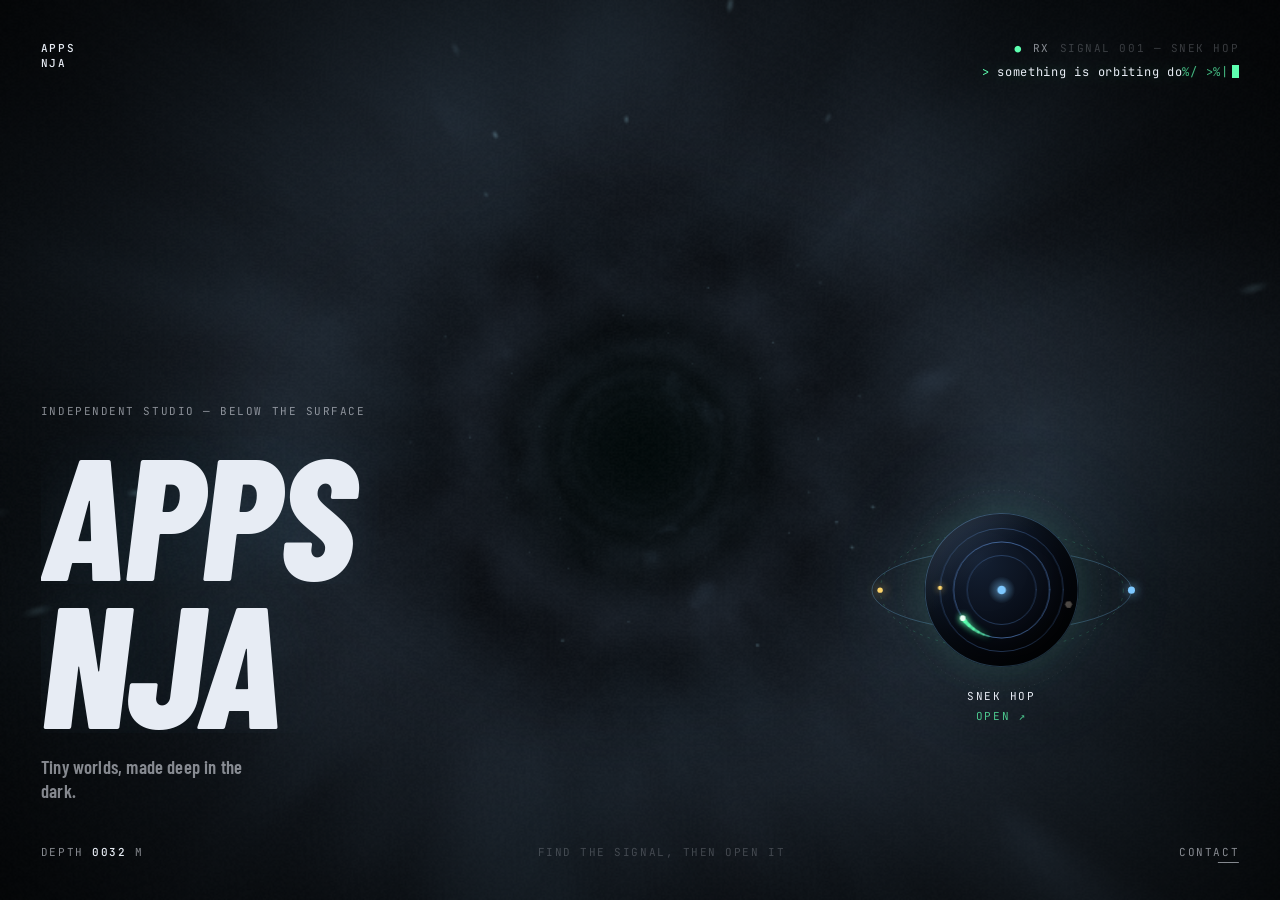
<file: index.html>
<!doctype html>
<html lang="en">
<head>
  <meta charset="utf-8">
  <meta name="viewport" content="width=device-width, initial-scale=1, viewport-fit=cover">
  <script src="assets/js/config.js"></script>
  <script>
    (function () {
      var h = location.hash.slice(1);
      var app = h && APPS.filter(function (a) { return a.slug === h || (a.aliases || []).indexOf(h) > -1; })[0];
      if (app) { location.replace(app.slug + '/'); return; }
      try { if (sessionStorage.getItem('appsnja:return')) document.documentElement.classList.add('is-return'); } catch (e) {}
    })();
  </script>
  <title>AppsNja — Independent Studio</title>
  <meta name="description" content="AppsNja is an independent studio crafting tiny worlds deep in the dark — small, polished games and apps. Home of Snek Hop, soon on Android and iOS.">
  <meta name="theme-color" content="#04050a">
  <link rel="canonical" href="https://supportappsnja.github.io/">
  <meta property="og:title" content="AppsNja — Independent Studio">
  <meta property="og:description" content="AppsNja is an independent studio crafting tiny worlds deep in the dark — small, polished games and apps. Home of Snek Hop, soon on Android and iOS.">
  <meta property="og:type" content="website">
  <meta property="og:url" content="https://supportappsnja.github.io/">
  <meta property="og:image" content="https://supportappsnja.github.io/assets/og/home.png">
  <meta property="og:image:width" content="1200">
  <meta property="og:image:height" content="630">
  <meta property="og:image:alt" content="AppsNja over the abyss. Tiny worlds, made deep in the dark.">
  <meta name="twitter:card" content="summary_large_image">
  <meta name="twitter:title" content="AppsNja — Independent Studio">
  <meta name="twitter:description" content="AppsNja is an independent studio crafting tiny worlds deep in the dark — small, polished games and apps. Home of Snek Hop, soon on Android and iOS.">
  <meta name="twitter:image" content="https://supportappsnja.github.io/assets/og/home.png">
  <meta name="twitter:image:alt" content="AppsNja over the abyss. Tiny worlds, made deep in the dark.">
  <link rel="icon" href="assets/favicon.svg" type="image/svg+xml">
  <link rel="apple-touch-icon" href="assets/icons/apple-touch-icon.png">
  <link rel="manifest" href="site.webmanifest">
  <script type="application/ld+json">
  {
    "@context": "https://schema.org",
    "@type": "Organization",
    "name": "AppsNja",
    "url": "https://supportappsnja.github.io/",
    "logo": "https://supportappsnja.github.io/assets/icons/icon-512.png",
    "description": "AppsNja is an independent studio crafting tiny worlds deep in the dark — small, polished games and apps. Home of Snek Hop, soon on Android and iOS."
  }
  </script>
  <link rel="preload" href="assets/fonts/BarlowCondensed-800i.woff2" as="font" type="font/woff2" crossorigin>
  <link rel="preload" href="assets/fonts/JetBrainsMono.woff2" as="font" type="font/woff2" crossorigin>
  <link rel="stylesheet" href="assets/css/style.css">
</head>
<body class="is-intro page-landing">
  <canvas id="abyss" class="abyss" aria-hidden="true"></canvas>
  <div class="veil" aria-hidden="true"></div>

  <div class="cursor" aria-hidden="true">
    <span class="cursor__dot"></span>
    <span class="cursor__ring"><span class="cursor__label">Open</span></span>
  </div>

  <main id="landing" class="view view--landing">
    <header class="hud hud--top">
      <a class="brand mono" href="./" aria-label="AppsNja home"><span>Apps</span><span>Nja</span></a>
      <div class="tx mono" id="tx">
        <p class="tx__head" aria-hidden="true"><span class="blink">&#9679;</span><span class="tx__label">RX</span><span class="tx__meta" id="tx-meta"></span></p>
        <p class="tx__line" id="tx-line" aria-hidden="true"></p>
        <p class="sr-only" id="tx-static"></p>
      </div>
    </header>

    <section class="hero" aria-label="AppsNja">
      <p class="eyebrow mono reveal" style="--d:.2s">Independent studio &mdash; below the surface</p>
      <h1 class="title" aria-label="AppsNja">
        <span class="line"><span class="reveal" style="--d:.35s">Apps</span></span>
        <span class="line"><span class="reveal" style="--d:.5s">Nja</span></span>
      </h1>
      <p class="lede reveal" style="--d:.7s"><span id="tagline-lead">Tiny worlds,</span> made deep in the dark.</p>
      <noscript>
        <p class="lede">AppsNja. Tiny worlds, made deep in the dark.</p>
        <p class="lede"><a href="snek-hop/">Snek Hop</a> &mdash; guide a neon snake around circular orbits. Jump between rings, eat orbs, dodge asteroids.</p>
      </noscript>
    </section>

    <footer class="hud hud--bottom">
      <p class="mono depth">Depth <b id="depth">0000</b> m</p>
      <p class="mono hint">Find the signal, then open it</p>
      <a class="mono link" href="mailto:support.appsnja@gmail.com">Contact</a>
    </footer>

    <nav id="satellites" class="satellites" aria-label="Apps"></nav>
  </main>

  <template id="satellite-template">
    <a class="satellite" href="">
      <span class="satellite__float">
        <svg class="satellite__orbits" viewBox="0 0 200 200" aria-hidden="true">
          <g class="orbit orbit--a"><ellipse cx="100" cy="100" rx="96" ry="30"/><circle class="moon" cx="196" cy="100" r="2.6"/></g>
          <g class="orbit orbit--b"><ellipse cx="100" cy="100" rx="90" ry="44"/><circle class="moon moon--warm" cx="10" cy="100" r="2"/></g>
          <circle class="tick-ring" cx="100" cy="100" r="74"/>
        </svg>
        <span class="satellite__body"><canvas class="satellite__screen" width="160" height="160" aria-hidden="true"></canvas></span>
        <span class="satellite__label mono"><span class="satellite__name"></span><span class="satellite__cta">Open &#8599;</span></span>
      </span>
    </a>
  </template>

  <div id="portal" class="portal" aria-hidden="true"></div>

  <script src="assets/js/orbit-render.js"></script>
  <script src="assets/js/abyss.js"></script>
  <script src="assets/js/cursor.js"></script>
  <script src="assets/js/landing.js"></script>
</body>
</html>
</file>
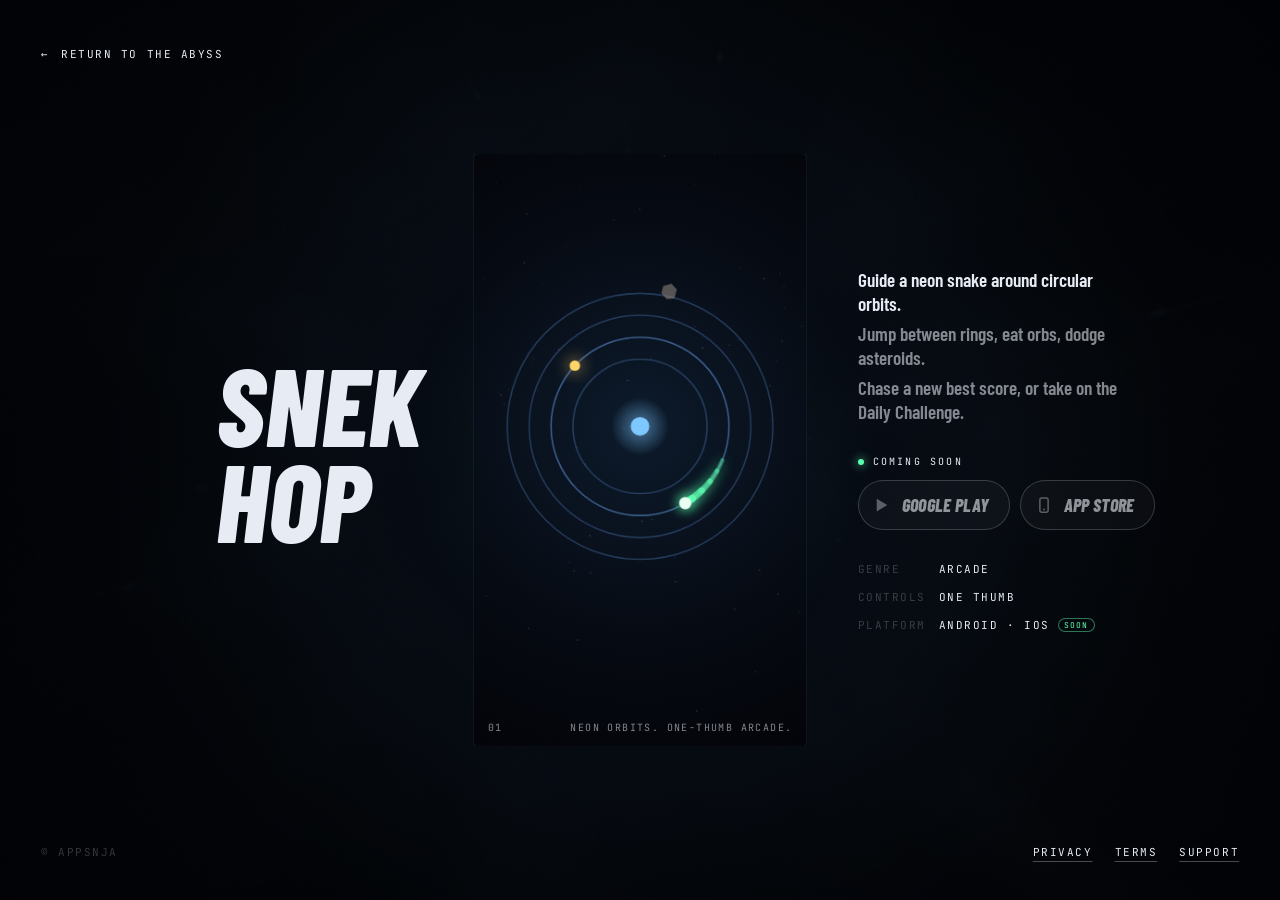
<file: orbit-snake/index.html>
<!doctype html>
<html lang="en">
<head>
  <meta charset="utf-8">
  <title>Snek Hop</title>
  <meta name="robots" content="noindex">
  <link rel="canonical" href="https://supportappsnja.github.io/snek-hop/">
  <meta http-equiv="refresh" content="0; url=../snek-hop/">
  <script>location.replace('../snek-hop/' + location.hash);</script>
</head>
<body>
  <p>Orbit Snake is now Snek Hop. This page has moved to <a href="../snek-hop/">supportappsnja.github.io/snek-hop/</a>.</p>
</body>
</html>
</file>
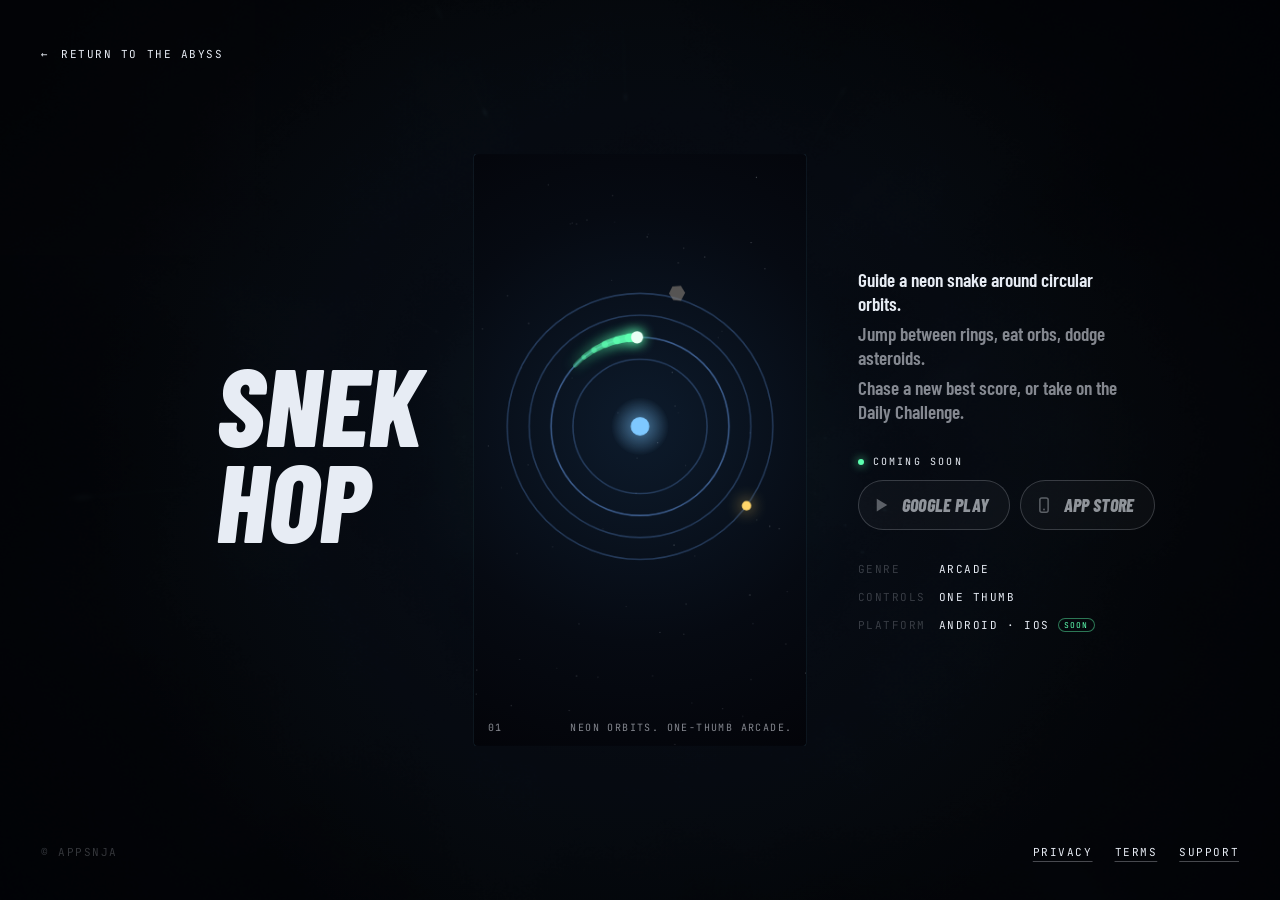
<file: snek-hop/index.html>
<!doctype html>
<html lang="en">
<head>
  <meta charset="utf-8">
  <meta name="viewport" content="width=device-width, initial-scale=1, viewport-fit=cover">
  <title>Snek Hop — AppsNja</title>
  <meta name="description" content="Snek Hop — guide a neon snake around circular orbits, jump rings, eat orbs, dodge asteroids. A one-thumb arcade game coming soon to Android and iOS.">
  <meta name="theme-color" content="#04050a">
  <link rel="canonical" href="https://supportappsnja.github.io/snek-hop/">
  <meta property="og:title" content="Snek Hop — AppsNja">
  <meta property="og:description" content="Snek Hop — guide a neon snake around circular orbits, jump rings, eat orbs, dodge asteroids. A one-thumb arcade game coming soon to Android and iOS.">
  <meta property="og:type" content="website">
  <meta property="og:url" content="https://supportappsnja.github.io/snek-hop/">
  <meta property="og:image" content="https://supportappsnja.github.io/assets/og/snek-hop.png">
  <meta property="og:image:width" content="1200">
  <meta property="og:image:height" content="630">
  <meta property="og:image:alt" content="Snek Hop. A neon snake on circular orbits, deep in the dark.">
  <meta name="twitter:card" content="summary_large_image">
  <meta name="twitter:title" content="Snek Hop — AppsNja">
  <meta name="twitter:description" content="Snek Hop — guide a neon snake around circular orbits, jump rings, eat orbs, dodge asteroids. A one-thumb arcade game coming soon to Android and iOS.">
  <meta name="twitter:image" content="https://supportappsnja.github.io/assets/og/snek-hop.png">
  <meta name="twitter:image:alt" content="Snek Hop. A neon snake on circular orbits, deep in the dark.">
  <link rel="icon" href="../assets/favicon.svg" type="image/svg+xml">
  <link rel="apple-touch-icon" href="../assets/icons/apple-touch-icon.png">
  <link rel="manifest" href="../site.webmanifest">
  <script type="application/ld+json">
  {
    "@context": "https://schema.org",
    "@type": ["MobileApplication", "VideoGame"],
    "name": "Snek Hop",
    "alternateName": "Snek Hop: Ring Snake",
    "description": "Snek Hop — guide a neon snake around circular orbits, jump rings, eat orbs, dodge asteroids. A one-thumb arcade game coming soon to Android and iOS.",
    "operatingSystem": "Android, iOS",
    "applicationCategory": "GameApplication",
    "url": "https://supportappsnja.github.io/snek-hop/",
    "image": "https://supportappsnja.github.io/assets/og/snek-hop.png",
    "author": {
      "@type": "Organization",
      "name": "AppsNja",
      "url": "https://supportappsnja.github.io/"
    }
  }
  </script>
  <link rel="preload" href="../assets/fonts/BarlowCondensed-800i.woff2" as="font" type="font/woff2" crossorigin>
  <link rel="preload" href="../assets/fonts/JetBrainsMono.woff2" as="font" type="font/woff2" crossorigin>
  <link rel="stylesheet" href="../assets/css/style.css">
</head>
<body class="page-app" data-app="snek-hop">
  <canvas id="abyss" class="abyss" aria-hidden="true"></canvas>
  <div class="veil" aria-hidden="true"></div>
  <div id="portal" class="portal is-active is-cover" aria-hidden="true"></div>

  <div class="cursor" aria-hidden="true">
    <span class="cursor__dot"></span>
    <span class="cursor__ring"><span class="cursor__label">Open</span></span>
  </div>

  <main id="app" class="view view--inner" aria-labelledby="app-title">
    <a id="back" class="back mono" href="../"><span class="back__arrow">&larr;</span> Return to the abyss</a>

    <div class="inner">
      <h1 id="app-title" class="inner__title">
        <span class="line"><span class="rise">Snek</span></span>
        <span class="line"><span class="rise">Hop</span></span>
      </h1>

      <figure class="card rise-card">
        <canvas id="card-screen" class="card__screen" aria-hidden="true"></canvas>
        <figcaption class="card__cap mono"><span>01</span><span>Neon orbits. One-thumb arcade.</span></figcaption>
      </figure>

      <div class="inner__copy">
        <p class="rise-txt">Guide a neon snake around circular orbits.</p>
        <p class="rise-txt">Jump between rings, eat orbs, dodge asteroids.</p>
        <p class="rise-txt">Chase a new best score, or take on the Daily Challenge.</p>
        <div class="stores rise-txt">
          <p class="stores__soon mono" id="stores-soon"><span class="stores__dot" aria-hidden="true"></span>Coming soon</p>
          <div class="stores__row">
            <a class="play is-soon" data-store="playStoreUrl" data-lead="Get it on" aria-disabled="true">
              <svg class="play__icon" viewBox="0 0 24 24" aria-hidden="true"><path d="M5 3.5v17l14-8.5z"/></svg>
              <span class="play__text"><small></small><b>Google Play</b></span>
            </a>
            <a class="play is-soon" data-store="appStoreUrl" data-lead="Download on the" aria-disabled="true">
              <svg class="play__icon" viewBox="0 0 24 24" aria-hidden="true"><rect x="6.5" y="2.5" width="11" height="19" rx="2.6" fill="none" stroke="currentColor" stroke-width="2"/><circle cx="12" cy="18" r="1.2"/></svg>
              <span class="play__text"><small></small><b>App Store</b></span>
            </a>
          </div>
        </div>
      </div>

      <dl class="inner__meta mono rise-txt">
        <div><dt>Genre</dt><dd>Arcade</dd></div>
        <div><dt>Controls</dt><dd>One thumb</dd></div>
        <div><dt>Platform</dt><dd>Android &middot; iOS<span class="soon-tag" data-soon-for="appStoreUrl">Soon</span></dd></div>
      </dl>
    </div>

    <footer class="inner__foot mono">
      <span>&copy; AppsNja</span>
      <nav aria-label="Legal">
        <a href="privacy.html">Privacy</a>
        <a href="terms.html">Terms</a>
        <a href="mailto:support.appsnja@gmail.com">Support</a>
      </nav>
    </footer>
  </main>

  <script src="../assets/js/config.js"></script>
  <script src="../assets/js/orbit-render.js"></script>
  <script src="../assets/js/abyss.js"></script>
  <script src="../assets/js/cursor.js"></script>
  <script src="../assets/js/app-page.js"></script>
</body>
</html>
</file>
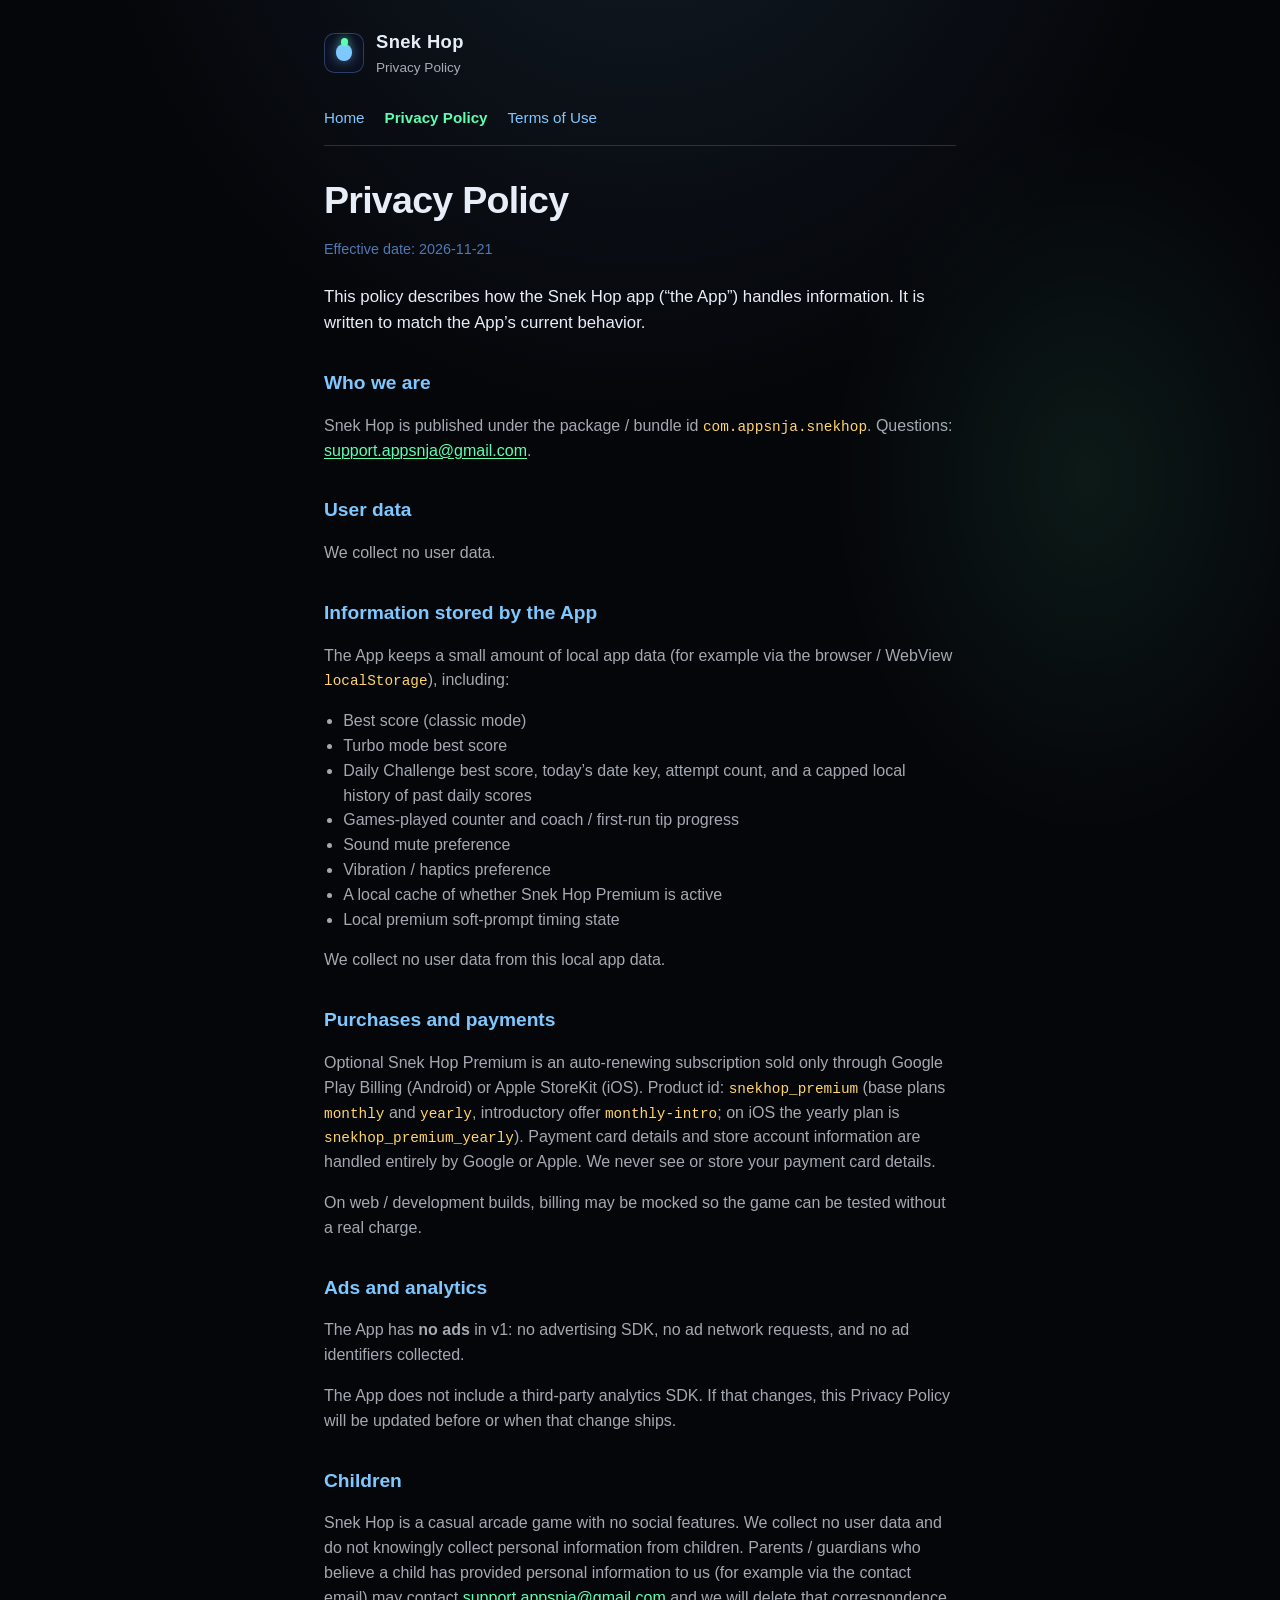
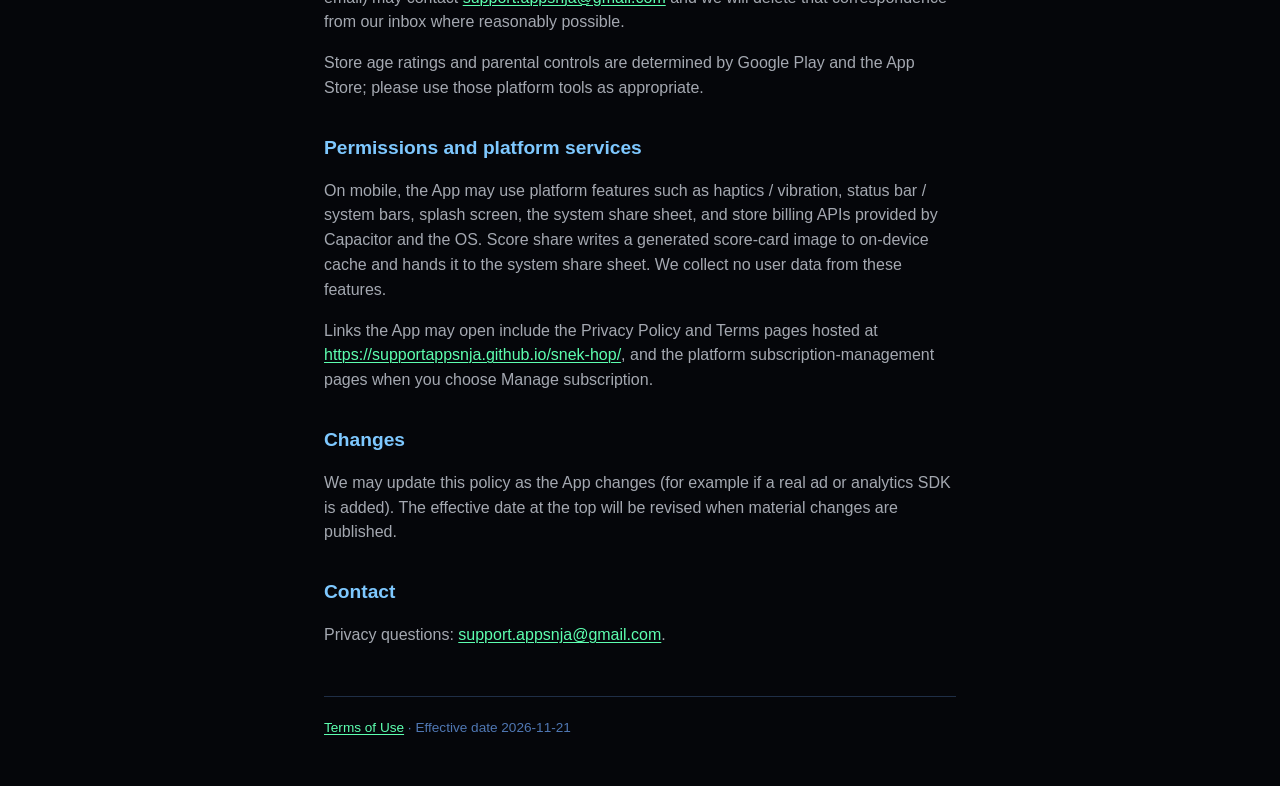
<file: orbit-snake/privacy.html>
<!doctype html>
<html lang="en">
<head>
  <meta charset="utf-8">
  <title>Privacy Policy — Snek Hop</title>
  <meta name="robots" content="noindex">
  <link rel="canonical" href="https://supportappsnja.github.io/snek-hop/privacy.html">
  <meta http-equiv="refresh" content="0; url=../snek-hop/privacy.html">
  <script>location.replace('../snek-hop/privacy.html' + location.hash);</script>
</head>
<body>
  <p>Orbit Snake is now Snek Hop. This page has moved to <a href="../snek-hop/privacy.html">supportappsnja.github.io/snek-hop/privacy.html</a>.</p>
</body>
</html>
</file>
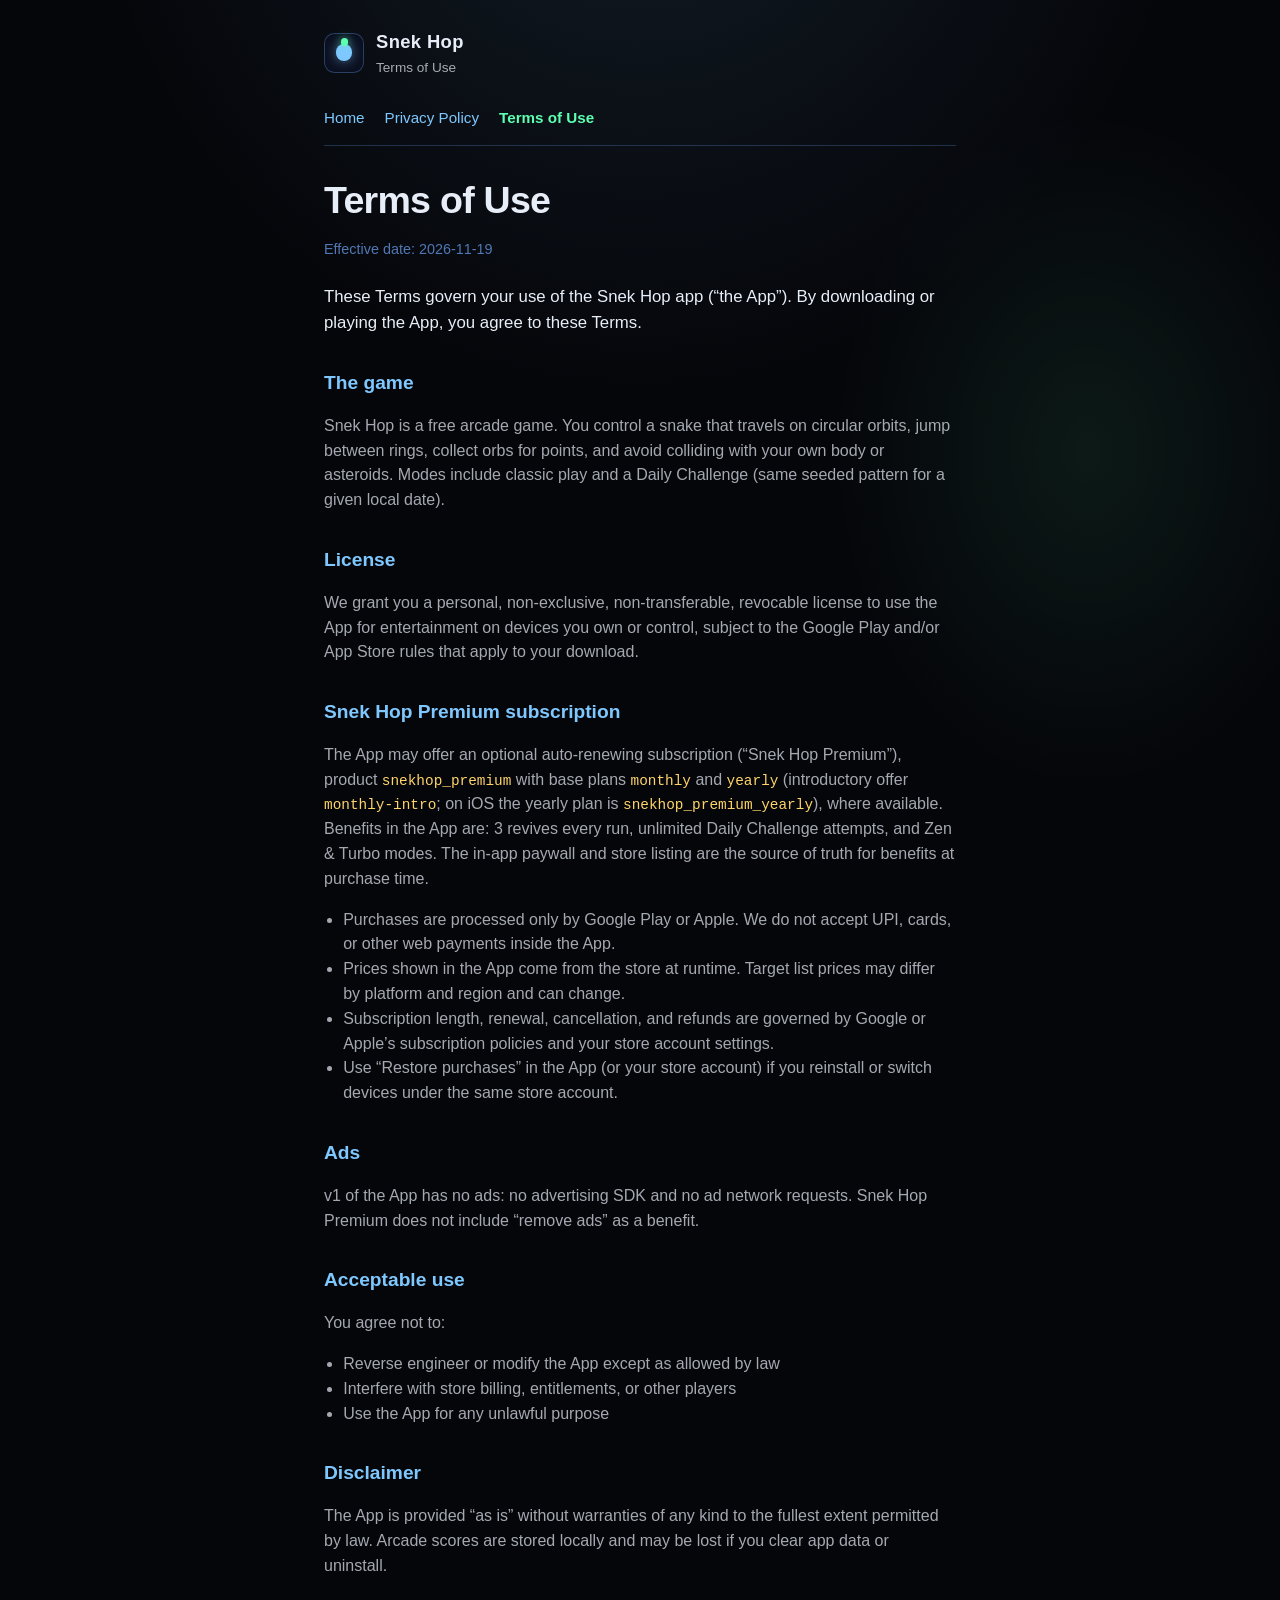
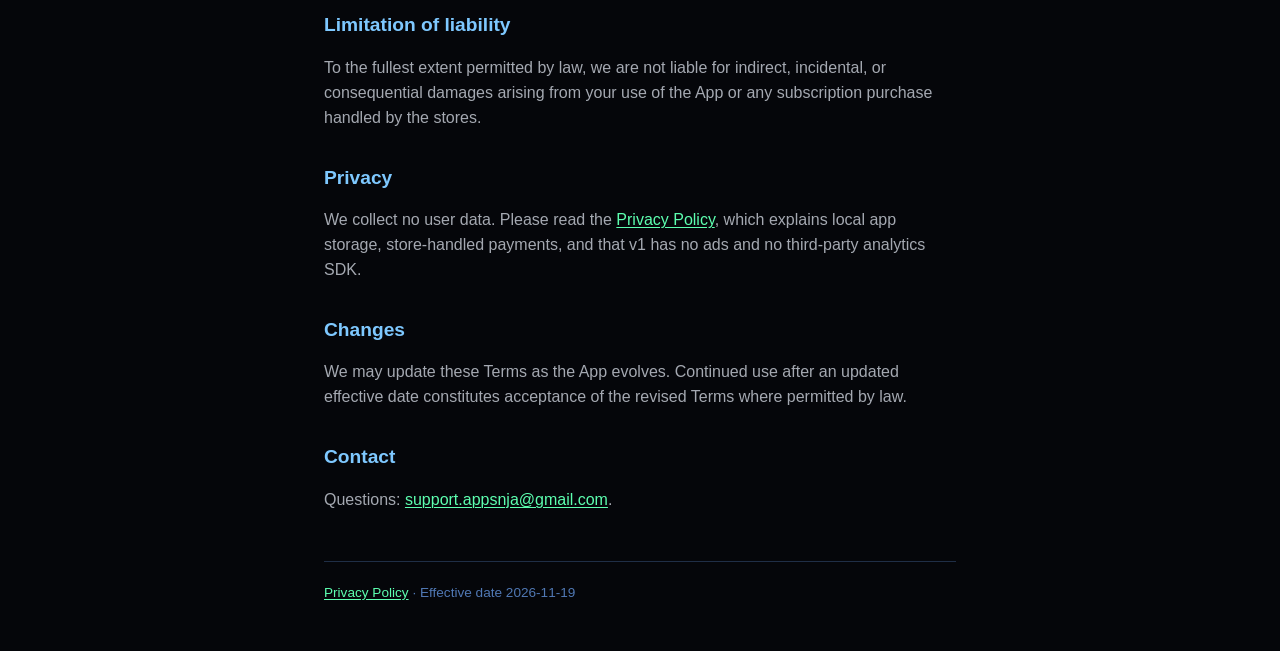
<file: orbit-snake/terms.html>
<!doctype html>
<html lang="en">
<head>
  <meta charset="utf-8">
  <title>Terms of Use — Snek Hop</title>
  <meta name="robots" content="noindex">
  <link rel="canonical" href="https://supportappsnja.github.io/snek-hop/terms.html">
  <meta http-equiv="refresh" content="0; url=../snek-hop/terms.html">
  <script>location.replace('../snek-hop/terms.html' + location.hash);</script>
</head>
<body>
  <p>Orbit Snake is now Snek Hop. This page has moved to <a href="../snek-hop/terms.html">supportappsnja.github.io/snek-hop/terms.html</a>.</p>
</body>
</html>
</file>
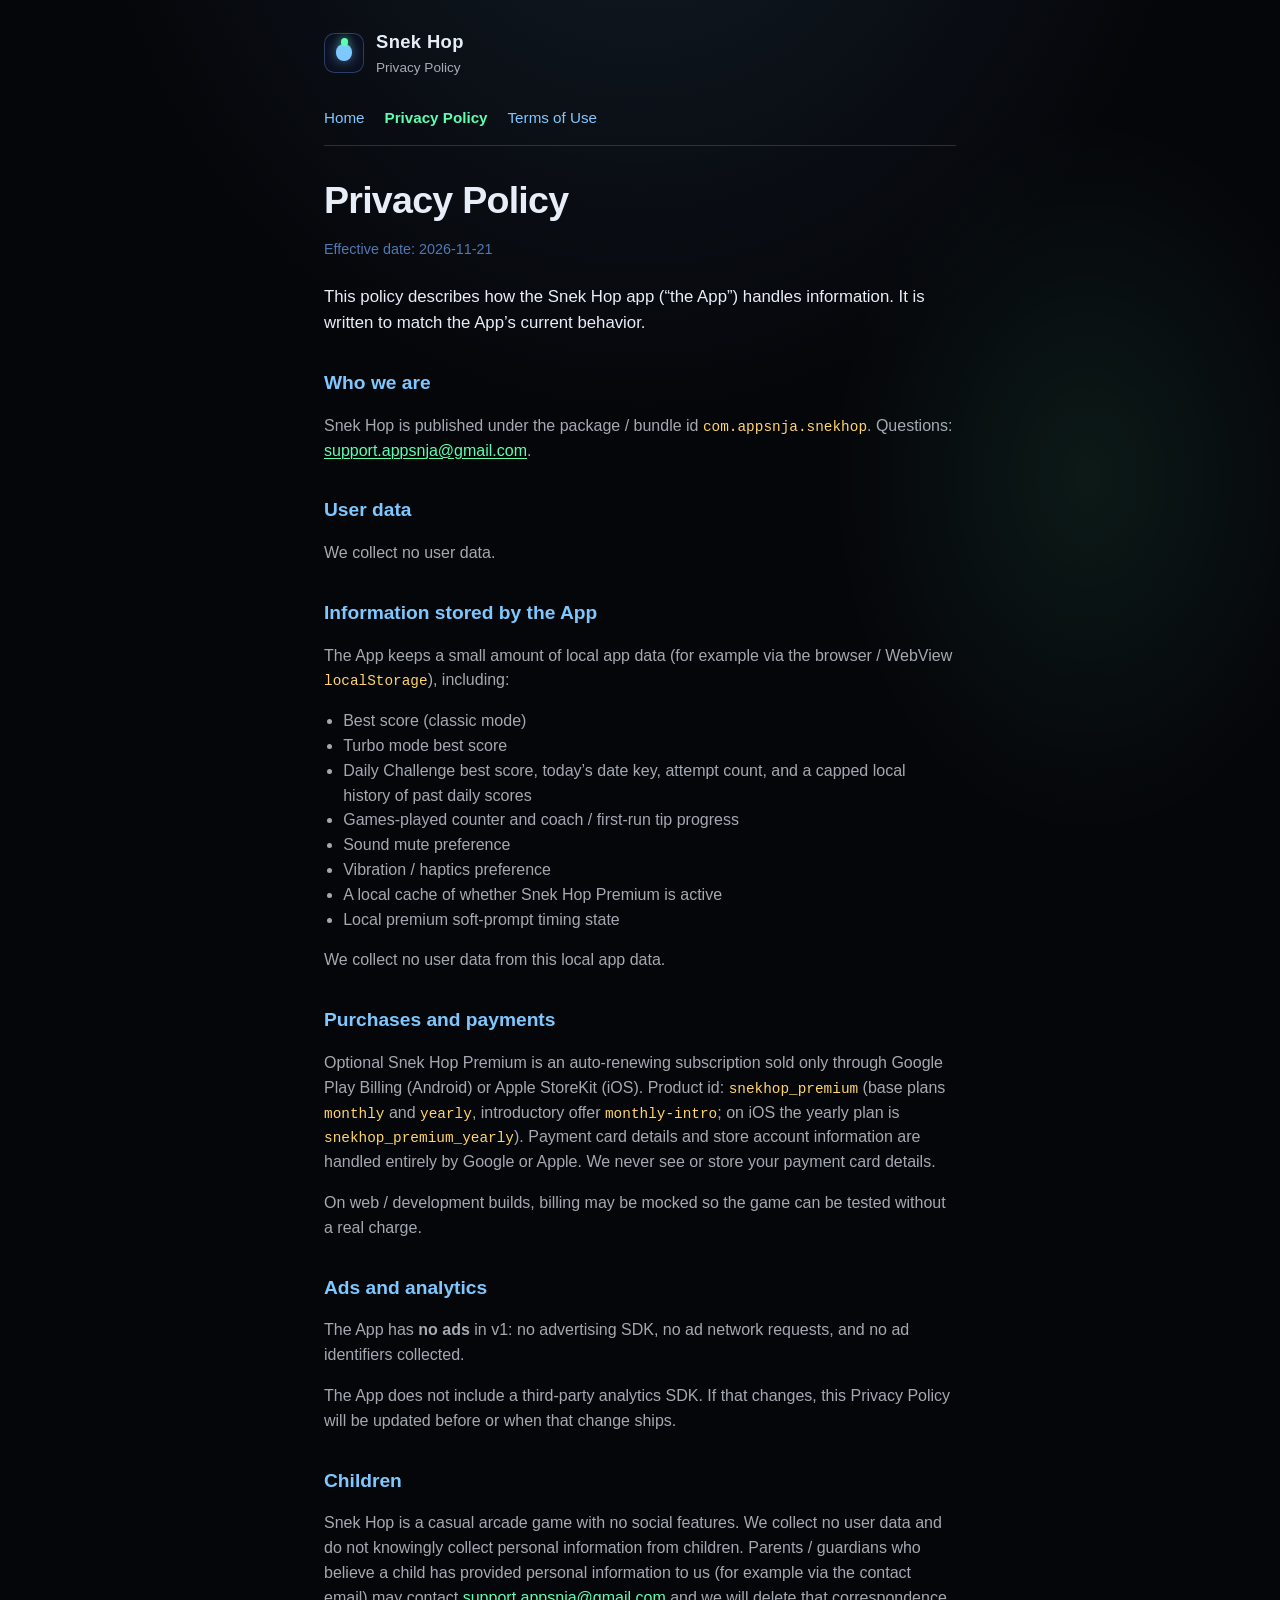
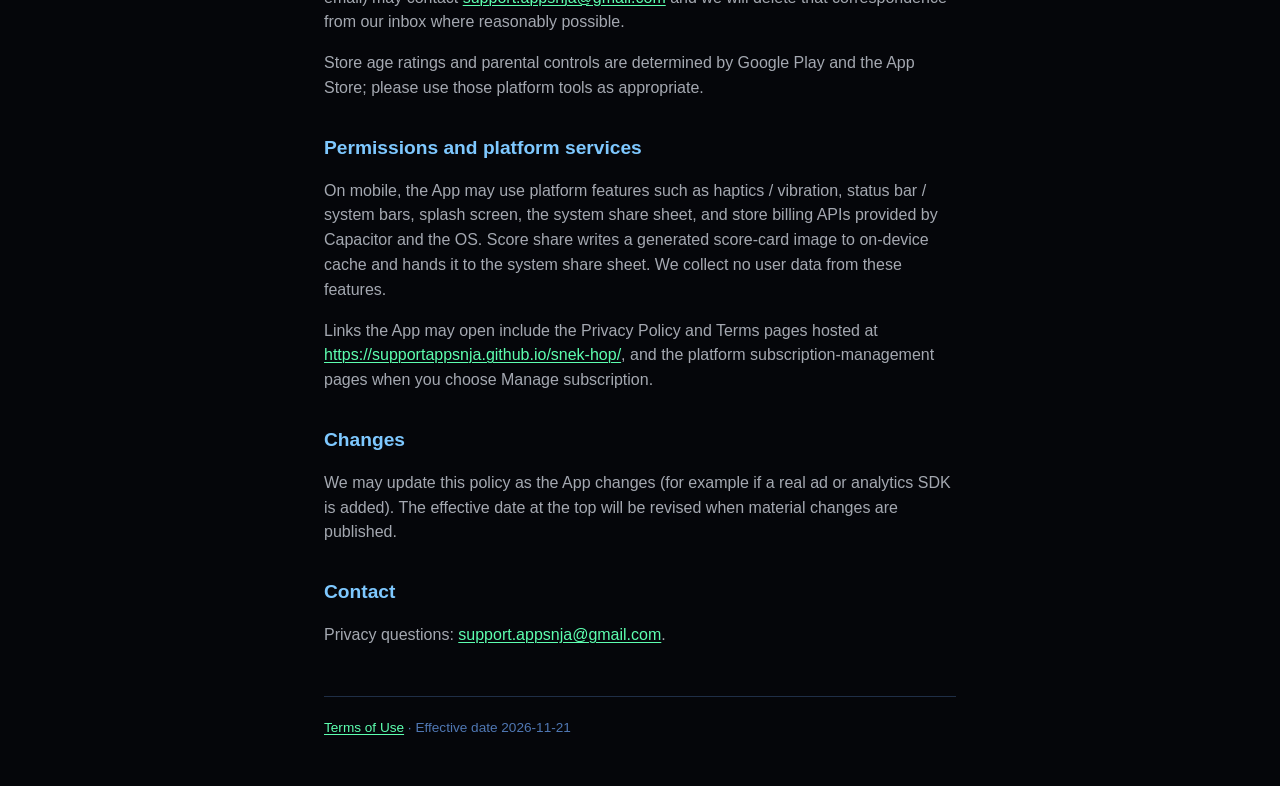
<file: snek-hop/privacy.html>
<!DOCTYPE html>
<html lang="en">
  <head>
    <meta charset="utf-8" />
    <meta name="viewport" content="width=device-width, initial-scale=1" />
    <title>Privacy Policy — Snek Hop</title>
    <meta name="description" content="Privacy Policy for Snek Hop by AppsNja. Scores and settings stay on your device. The game collects no user data and shows no ads on Android or iOS." />
    <meta name="theme-color" content="#04050a" />
    <link rel="canonical" href="https://supportappsnja.github.io/snek-hop/privacy.html" />
    <meta property="og:title" content="Privacy Policy — Snek Hop" />
    <meta property="og:description" content="Privacy Policy for Snek Hop by AppsNja. Scores and settings stay on your device. The game collects no user data and shows no ads on Android or iOS." />
    <meta property="og:type" content="website" />
    <meta property="og:url" content="https://supportappsnja.github.io/snek-hop/privacy.html" />
    <meta property="og:image" content="https://supportappsnja.github.io/assets/og/privacy.png" />
    <meta property="og:image:width" content="1200" />
    <meta property="og:image:height" content="630" />
    <meta property="og:image:alt" content="Privacy Policy for Snek Hop, over the AppsNja abyss." />
    <meta name="twitter:card" content="summary_large_image" />
    <meta name="twitter:title" content="Privacy Policy — Snek Hop" />
    <meta name="twitter:description" content="Privacy Policy for Snek Hop by AppsNja. Scores and settings stay on your device. The game collects no user data and shows no ads on Android or iOS." />
    <meta name="twitter:image" content="https://supportappsnja.github.io/assets/og/privacy.png" />
    <meta name="twitter:image:alt" content="Privacy Policy for Snek Hop, over the AppsNja abyss." />
    <link rel="icon" href="../assets/favicon.svg" type="image/svg+xml" />
    <link rel="apple-touch-icon" href="../assets/icons/apple-touch-icon.png" />
    <link rel="manifest" href="../site.webmanifest" />
    <link rel="stylesheet" href="styles.css" />
  </head>
  <body>
    <div class="wrap">
      <header class="brand">
        <div class="brand-mark" aria-hidden="true"></div>
        <div>
          <strong>Snek Hop</strong>
          <span>Privacy Policy</span>
        </div>
      </header>

      <nav aria-label="Legal">
        <a href="index.html">Home</a>
        <a href="privacy.html" aria-current="page">Privacy Policy</a>
        <a href="terms.html">Terms of Use</a>
      </nav>

      <main>
        <h1>Privacy Policy</h1>
        <p class="meta">Effective date: 2026-11-21</p>
        <p class="lead">
          This policy describes how the Snek Hop app (“the App”) handles
          information. It is written to match the App’s current behavior.
        </p>

        <h2>Who we are</h2>
        <p>
          Snek Hop is published under the package / bundle id
          <code>com.appsnja.snekhop</code>. Questions:
          <a href="mailto:support.appsnja@gmail.com">support.appsnja@gmail.com</a>.
        </p>

        <h2>User data</h2>
        <p>We collect no user data.</p>

        <h2>Information stored by the App</h2>
        <p>
          The App keeps a small amount of local app data (for example via the
          browser / WebView <code>localStorage</code>), including:
        </p>
        <ul>
          <li>Best score (classic mode)</li>
          <li>Turbo mode best score</li>
          <li>Daily Challenge best score, today’s date key, attempt count, and a capped local history of past daily scores</li>
          <li>Games-played counter and coach / first-run tip progress</li>
          <li>Sound mute preference</li>
          <li>Vibration / haptics preference</li>
          <li>A local cache of whether Snek Hop Premium is active</li>
          <li>Local premium soft-prompt timing state</li>
        </ul>
        <p>We collect no user data from this local app data.</p>

        <h2>Purchases and payments</h2>
        <p>
          Optional Snek Hop Premium is an auto-renewing subscription sold only
          through Google Play Billing (Android) or Apple StoreKit (iOS). Product
          id: <code>snekhop_premium</code> (base plans <code>monthly</code> and
          <code>yearly</code>, introductory offer <code>monthly-intro</code>; on iOS
          the yearly plan is <code>snekhop_premium_yearly</code>). Payment card details and
          store account information are handled entirely by Google or Apple. We
          never see or store your payment card details.
        </p>
        <p>
          On web / development builds, billing may be mocked so the game can be
          tested without a real charge.
        </p>

        <h2>Ads and analytics</h2>
        <p>
          The App has <strong>no ads</strong> in v1: no advertising SDK, no ad
          network requests, and no ad identifiers collected.
        </p>
        <p>
          The App does not include a third-party analytics SDK. If that changes,
          this Privacy Policy will be updated before or when that change ships.
        </p>

        <h2>Children</h2>
        <p>
          Snek Hop is a casual arcade game with no social features. We
          collect no user data and do not knowingly collect personal
          information from children. Parents / guardians who believe a child
          has provided personal information to us (for example via the contact
          email) may contact
          <a href="mailto:support.appsnja@gmail.com">support.appsnja@gmail.com</a>
          and we will delete that correspondence from our inbox where
          reasonably possible.
        </p>
        <p>
          Store age ratings and parental controls are determined by Google Play
          and the App Store; please use those platform tools as appropriate.
        </p>

        <h2>Permissions and platform services</h2>
        <p>
          On mobile, the App may use platform features such as haptics /
          vibration, status bar / system bars, splash screen, the system share
          sheet, and store billing APIs provided by Capacitor and the OS. Score
          share writes a generated score-card image to on-device cache and
          hands it to the system share sheet. We collect no user data from
          these features.
        </p>
        <p>
          Links the App may open include the Privacy Policy and Terms pages
          hosted at
          <a href="https://supportappsnja.github.io/snek-hop/"
            >https://supportappsnja.github.io/snek-hop/</a
          >, and the platform subscription-management pages when you choose
          Manage subscription.
        </p>

        <h2>Changes</h2>
        <p>
          We may update this policy as the App changes (for example if a real
          ad or analytics SDK is added). The effective date at the top will be
          revised when material changes are published.
        </p>

        <h2>Contact</h2>
        <p>
          Privacy questions:
          <a href="mailto:support.appsnja@gmail.com">support.appsnja@gmail.com</a>.
        </p>
      </main>

      <footer>
        <a href="terms.html">Terms of Use</a>
        · Effective date 2026-11-21
      </footer>
    </div>
  </body>
</html>
</file>
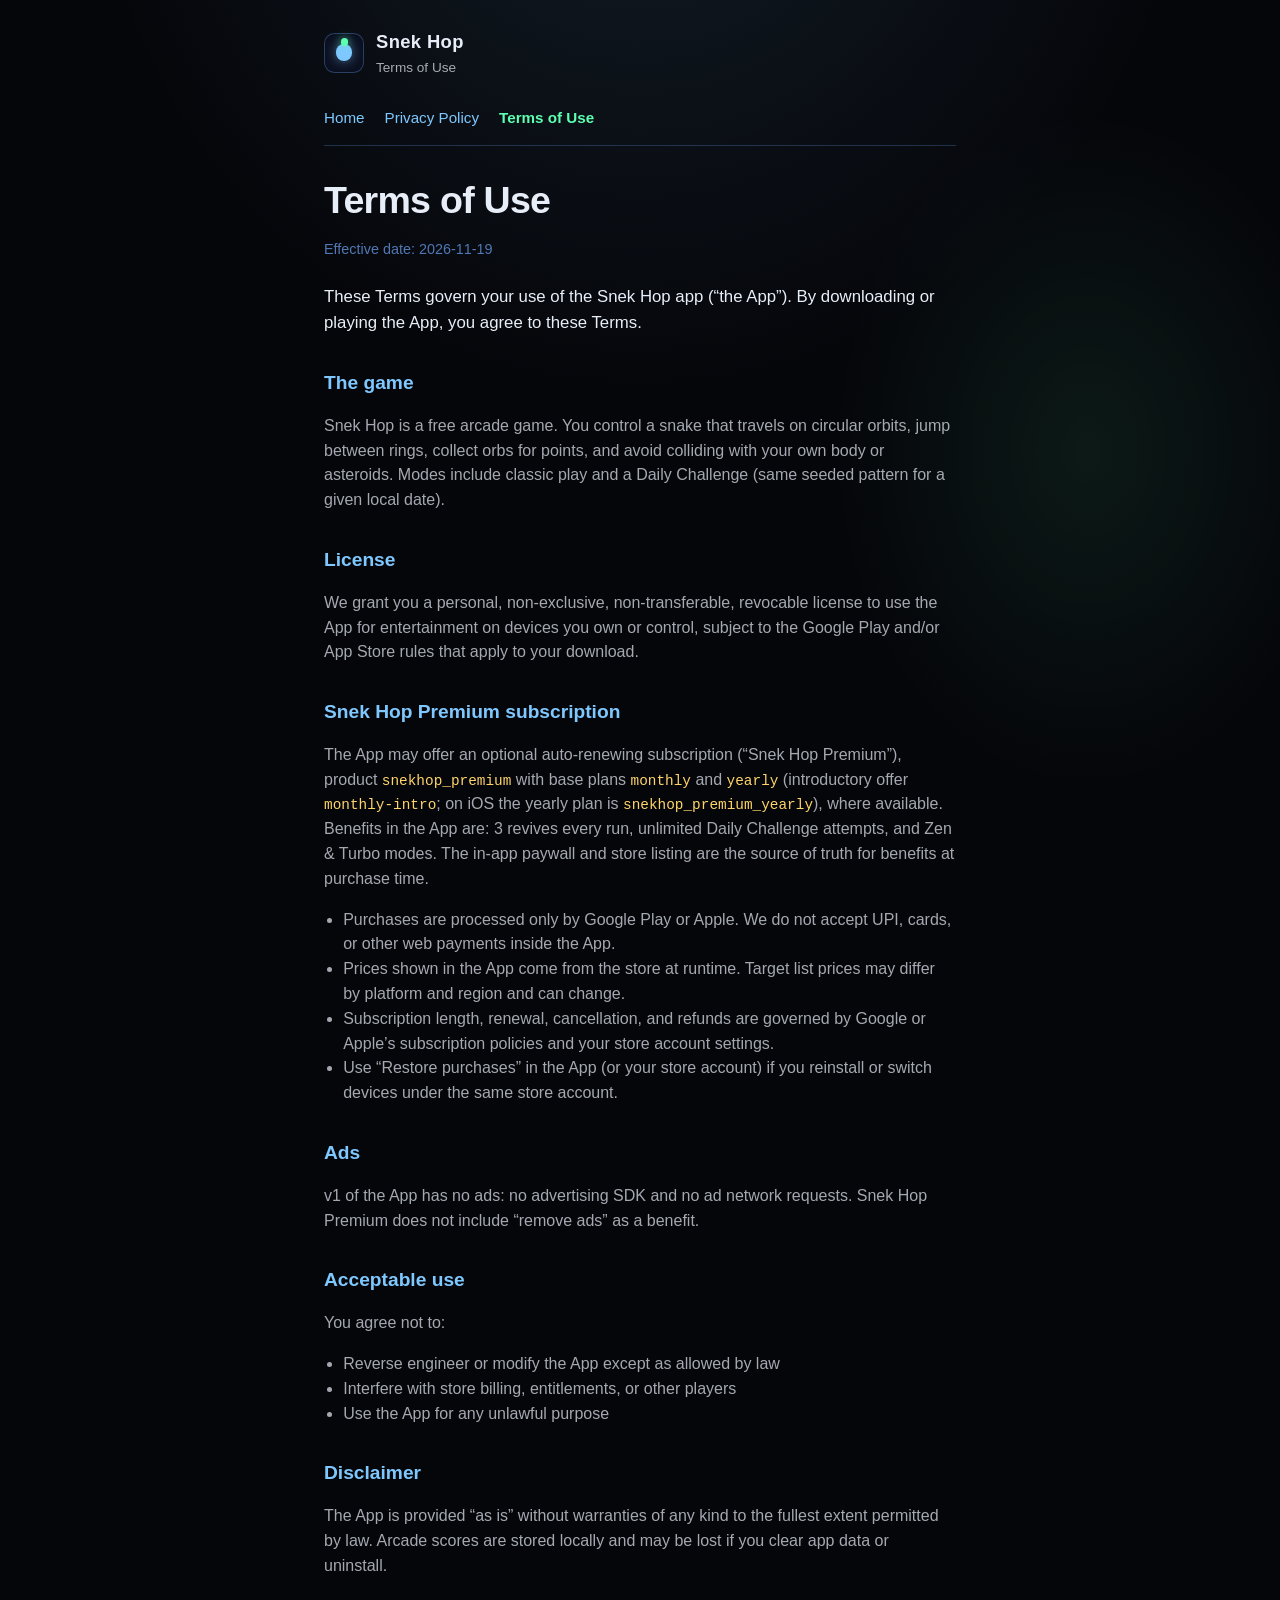
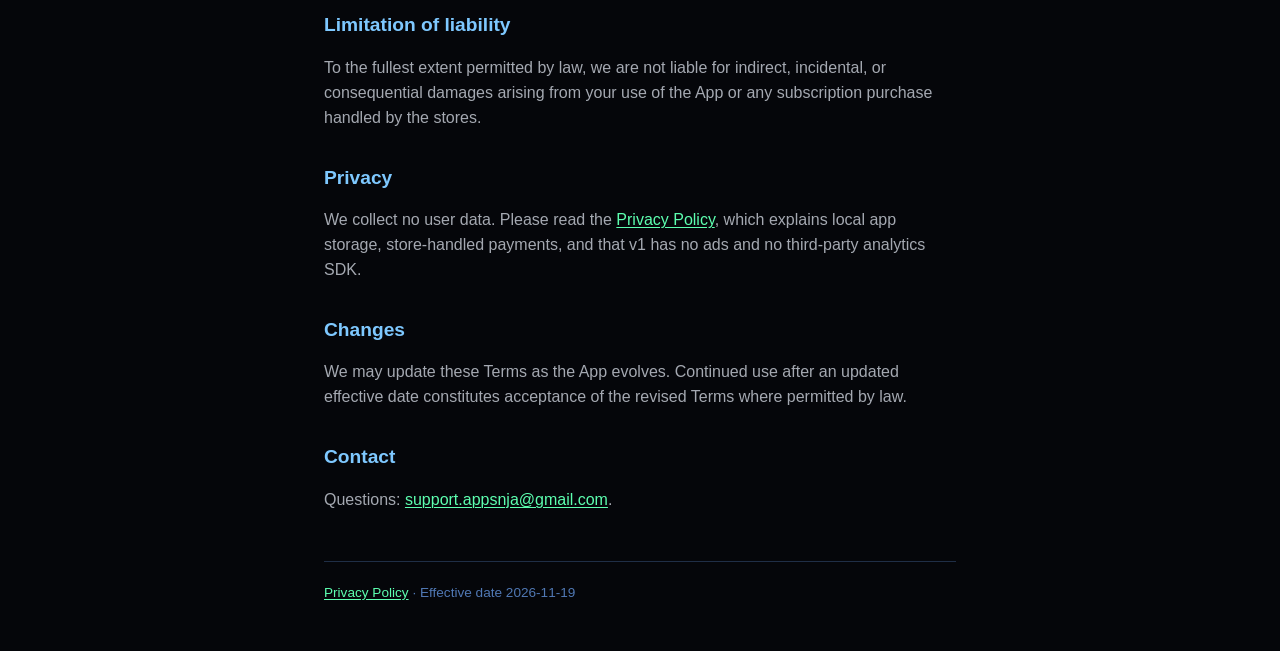
<file: snek-hop/terms.html>
<!DOCTYPE html>
<html lang="en">
  <head>
    <meta charset="utf-8" />
    <meta name="viewport" content="width=device-width, initial-scale=1" />
    <title>Terms of Use — Snek Hop</title>
    <meta name="description" content="Terms of Use for Snek Hop by AppsNja. A free arcade of circular orbits for Android and iOS, with optional Snek Hop Premium billed only through the stores." />
    <meta name="theme-color" content="#04050a" />
    <link rel="canonical" href="https://supportappsnja.github.io/snek-hop/terms.html" />
    <meta property="og:title" content="Terms of Use — Snek Hop" />
    <meta property="og:description" content="Terms of Use for Snek Hop by AppsNja. A free arcade of circular orbits for Android and iOS, with optional Snek Hop Premium billed only through the stores." />
    <meta property="og:type" content="website" />
    <meta property="og:url" content="https://supportappsnja.github.io/snek-hop/terms.html" />
    <meta property="og:image" content="https://supportappsnja.github.io/assets/og/terms.png" />
    <meta property="og:image:width" content="1200" />
    <meta property="og:image:height" content="630" />
    <meta property="og:image:alt" content="Terms of Use for Snek Hop, over the AppsNja abyss." />
    <meta name="twitter:card" content="summary_large_image" />
    <meta name="twitter:title" content="Terms of Use — Snek Hop" />
    <meta name="twitter:description" content="Terms of Use for Snek Hop by AppsNja. A free arcade of circular orbits for Android and iOS, with optional Snek Hop Premium billed only through the stores." />
    <meta name="twitter:image" content="https://supportappsnja.github.io/assets/og/terms.png" />
    <meta name="twitter:image:alt" content="Terms of Use for Snek Hop, over the AppsNja abyss." />
    <link rel="icon" href="../assets/favicon.svg" type="image/svg+xml" />
    <link rel="apple-touch-icon" href="../assets/icons/apple-touch-icon.png" />
    <link rel="manifest" href="../site.webmanifest" />
    <link rel="stylesheet" href="styles.css" />
  </head>
  <body>
    <div class="wrap">
      <header class="brand">
        <div class="brand-mark" aria-hidden="true"></div>
        <div>
          <strong>Snek Hop</strong>
          <span>Terms of Use</span>
        </div>
      </header>

      <nav aria-label="Legal">
        <a href="index.html">Home</a>
        <a href="privacy.html">Privacy Policy</a>
        <a href="terms.html" aria-current="page">Terms of Use</a>
      </nav>

      <main>
        <h1>Terms of Use</h1>
        <p class="meta">Effective date: 2026-11-19</p>
        <p class="lead">
          These Terms govern your use of the Snek Hop app (“the App”). By
          downloading or playing the App, you agree to these Terms.
        </p>

        <h2>The game</h2>
        <p>
          Snek Hop is a free arcade game. You control a snake that travels on
          circular orbits, jump between rings, collect orbs for points, and
          avoid colliding with your own body or asteroids. Modes include classic
          play and a Daily Challenge (same seeded pattern for a given local
          date).
        </p>

        <h2>License</h2>
        <p>
          We grant you a personal, non-exclusive, non-transferable, revocable
          license to use the App for entertainment on devices you own or
          control, subject to the Google Play and/or App Store rules that apply
          to your download.
        </p>

        <h2>Snek Hop Premium subscription</h2>
        <p>
          The App may offer an optional auto-renewing subscription (“Snek Hop
          Premium”), product <code>snekhop_premium</code> with base plans
          <code>monthly</code> and <code>yearly</code> (introductory offer
          <code>monthly-intro</code>; on iOS the yearly plan is
          <code>snekhop_premium_yearly</code>), where available.
          Benefits in the App are: 3 revives every run, unlimited Daily
          Challenge attempts, and Zen &amp; Turbo modes. The in-app paywall and
          store listing are the source of truth for benefits at purchase time.
        </p>
        <ul>
          <li>
            Purchases are processed only by Google Play or Apple. We do not
            accept UPI, cards, or other web payments inside the App.
          </li>
          <li>
            Prices shown in the App come from the store at runtime. Target
            list prices may differ by platform and region and can change.
          </li>
          <li>
            Subscription length, renewal, cancellation, and refunds are governed
            by Google or Apple’s subscription policies and your store account
            settings.
          </li>
          <li>
            Use “Restore purchases” in the App (or your store account) if you
            reinstall or switch devices under the same store account.
          </li>
        </ul>

        <h2>Ads</h2>
        <p>
          v1 of the App has no ads: no advertising SDK and no ad network
          requests. Snek Hop Premium does not include “remove ads” as a benefit.
        </p>

        <h2>Acceptable use</h2>
        <p>You agree not to:</p>
        <ul>
          <li>Reverse engineer or modify the App except as allowed by law</li>
          <li>Interfere with store billing, entitlements, or other players</li>
          <li>Use the App for any unlawful purpose</li>
        </ul>

        <h2>Disclaimer</h2>
        <p>
          The App is provided “as is” without warranties of any kind to the
          fullest extent permitted by law. Arcade scores are stored locally and
          may be lost if you clear app data or uninstall.
        </p>

        <h2>Limitation of liability</h2>
        <p>
          To the fullest extent permitted by law, we are not liable for
          indirect, incidental, or consequential damages arising from your use
          of the App or any subscription purchase handled by the stores.
        </p>

        <h2>Privacy</h2>
        <p>
          We collect no user data. Please read the
          <a href="privacy.html">Privacy Policy</a>, which explains local app
          storage, store-handled payments, and that v1 has no ads and no
          third-party analytics SDK.
        </p>

        <h2>Changes</h2>
        <p>
          We may update these Terms as the App evolves. Continued use after an
          updated effective date constitutes acceptance of the revised Terms
          where permitted by law.
        </p>

        <h2>Contact</h2>
        <p>
          Questions:
          <a href="mailto:support.appsnja@gmail.com">support.appsnja@gmail.com</a>.
        </p>
      </main>

      <footer>
        <a href="privacy.html">Privacy Policy</a>
        · Effective date 2026-11-19
      </footer>
    </div>
  </body>
</html>
</file>
<file: assets/css/style.css>
@font-face { font-family: "Display"; src: url("../fonts/BarlowCondensed-800i.woff2") format("woff2"); font-weight: 800; font-style: italic; font-display: swap; }
@font-face { font-family: "Display"; src: url("../fonts/BarlowCondensed-600.woff2") format("woff2"); font-weight: 600; font-style: normal; font-display: swap; }
@font-face { font-family: "Mono"; src: url("../fonts/JetBrainsMono.woff2") format("woff2"); font-weight: 400 500; font-style: normal; font-display: swap; }

:root {
  --ink: #04050a;
  --text: #e7ecf4;
  --muted: rgba(231, 236, 244, .56);
  --faint: rgba(231, 236, 244, .22);
  --mint: #5dffb0;
  --core: #7ec8ff;
  --orb: #ffd56a;
  --ring: #5078b4;
  --pad: clamp(18px, 3.2vw, 44px);
  --ease: cubic-bezier(.76, 0, .24, 1);
  --ease-out: cubic-bezier(.16, 1, .3, 1);
}

*, *::before, *::after { box-sizing: border-box; }
html, body { height: 100%; }
html { color-scheme: dark; background: var(--ink); -webkit-text-size-adjust: 100%; }
body {
  margin: 0; overflow: hidden; color: var(--text); background: var(--ink);
  font-family: "Display", "Arial Narrow", sans-serif; font-weight: 600;
  -webkit-font-smoothing: antialiased; -moz-osx-font-smoothing: grayscale;
}
a { color: inherit; }
button { font: inherit; color: inherit; }
.mono { font-family: "Mono", ui-monospace, Menlo, monospace; font-size: 11px; letter-spacing: .14em; text-transform: uppercase; font-weight: 400; }
p { margin: 0; }

.abyss {
  position: fixed; inset: 0; width: 100%; height: 100%; display: block; z-index: 0;
  background:
    radial-gradient(circle at 50% 50%, #000 0 12%, transparent 46%),
    radial-gradient(ellipse at 50% 50%, #0d1219 0%, #070a10 45%, #020306 80%);
}
.veil {
  position: fixed; inset: 0; z-index: 1; pointer-events: none;
  background: radial-gradient(ellipse at center, transparent 40%, rgba(0, 0, 0, .55) 100%);
}

.view { position: fixed; inset: 0; z-index: 2; }
.view[hidden] { display: none; }

/* HUD */
.hud { position: absolute; left: var(--pad); right: var(--pad); display: flex; justify-content: space-between; align-items: flex-start; gap: 16px; }
.hud--top { top: var(--pad); }
.hud--bottom { bottom: var(--pad); align-items: flex-end; }
.brand { display: flex; flex-direction: column; text-decoration: none; line-height: 1.35; color: var(--text); font-weight: 500; }
.sr-only { position: absolute; width: 1px; height: 1px; padding: 0; margin: -1px; overflow: hidden; clip: rect(0 0 0 0); white-space: nowrap; border: 0; }
.tx { text-align: right; width: min(46ch, 46vw); display: flex; flex-direction: column; align-items: flex-end; gap: 8px; }
.tx__head { display: flex; gap: 10px; color: var(--faint); white-space: nowrap; }
.tx__label { color: var(--muted); }
.tx__meta { min-height: 1em; transition: opacity .4s; }
.tx__line { min-height: 3em; color: var(--text); text-transform: none; letter-spacing: .06em; font-size: 12px; line-height: 1.5; white-space: pre-wrap; transition: opacity .25s; text-shadow: 0 0 12px rgba(93, 255, 176, .25); }
.tx__line .p { color: var(--mint); }
.tx__line .g { color: var(--mint); opacity: .7; }
.tx__line .caret { display: inline-block; width: .6em; height: 1.05em; margin-left: 3px; vertical-align: -2px; background: var(--mint); animation: blink 1s steps(2, jump-none) infinite; }
.tx.is-glitch .tx__line { animation: txGlitch .12s steps(2, jump-none) infinite; }
@keyframes txGlitch { 0% { transform: translateX(0); opacity: 1; } 50% { transform: translateX(-3px) skewX(-8deg); opacity: .45; } 100% { transform: translateX(2px); opacity: .8; } }
.blink { color: var(--mint); animation: blink 2.4s steps(2, jump-none) infinite; }
@keyframes blink { 50% { opacity: .15; } }
.depth { color: var(--muted); }
.depth b { color: var(--text); font-weight: 500; font-variant-numeric: tabular-nums; }
.hint { color: var(--faint); }
.link { text-decoration: none; position: relative; color: var(--muted); transition: color .3s; }
.link::after { content: ""; position: absolute; left: 0; right: 0; bottom: -4px; height: 1px; background: currentColor; transform-origin: right; transform: scaleX(.35); transition: transform .5s var(--ease-out); }
.link:hover { color: var(--text); }
.link:hover::after { transform-origin: left; transform: scaleX(1); }

/* Hero */
.hero { position: absolute; left: var(--pad); bottom: calc(var(--pad) + 56px); max-width: min(720px, 80vw); }
.eyebrow { color: var(--muted); margin-bottom: 18px; }
.title {
  margin: 0; font-weight: 800; font-style: italic; text-transform: uppercase;
  font-size: clamp(72px, 13.5vw, 210px); line-height: .8; letter-spacing: -.01em;
  text-shadow: 0 0 60px rgba(126, 200, 255, .08);
}
.line { display: block; overflow: hidden; padding: .04em .08em .02em 0; margin-right: -.08em; }
.line > span { display: inline-block; }
.lede { margin-top: 22px; font-size: clamp(16px, 1.45vw, 20px); line-height: 1.3; letter-spacing: .01em; color: var(--muted); max-width: 30ch; }

/* Intro reveal */
.reveal { transition: transform 1.4s var(--ease-out) var(--d, 0s), opacity 1.4s var(--ease-out) var(--d, 0s), filter 1.4s var(--ease-out) var(--d, 0s); }
.is-intro .reveal { opacity: 0; transform: translateY(105%); filter: blur(6px); }
.is-intro .eyebrow.reveal, .is-intro .lede.reveal { transform: translateY(14px); }
.is-intro .hud, .is-intro .satellite { opacity: 0; }
.hud { transition: opacity 1.6s ease .9s; }

/* Satellite */
.satellites { position: absolute; inset: 0; pointer-events: none; z-index: 3; }
.satellites .satellite { pointer-events: auto; display: block; text-decoration: none; color: inherit; --accent: var(--mint); }
.satellite {
  --size: calc(clamp(118px, 12vw, 180px) * var(--sat-scale, 1));
  position: absolute; left: 0; top: 0; width: var(--size); height: var(--size);
  padding: 0; border: 0; background: none; cursor: pointer; border-radius: 50%;
  transform: translate3d(var(--x, 50vw), var(--y, 40vh), 0) translate(-50%, -50%);
  transition: opacity 2s ease 1.2s;
  -webkit-tap-highlight-color: transparent; z-index: 3;
}
.satellite:focus-visible { outline: 1px dashed var(--mint); outline-offset: 18px; }
.satellite__float {
  position: absolute; inset: 0; display: block;
  transform: translate3d(var(--px, 0px), var(--py, 0px), 0);
  animation: bob 7s ease-in-out infinite;
}
@keyframes bob { 0%, 100% { translate: 0 -5px; } 50% { translate: 0 6px; } }
.satellite__orbits { position: absolute; inset: -38%; width: 176%; height: 176%; overflow: visible; pointer-events: none; }
.orbit ellipse { fill: none; stroke: rgba(126, 200, 255, .32); stroke-width: .6; }
.orbit--b ellipse { stroke: rgba(93, 255, 176, .2); stroke-dasharray: 2 4; }
.orbit { transform-origin: 100px 100px; }
.orbit--a { animation: spinA 26s linear infinite; }
.orbit--b { animation: spinB 38s linear infinite; }
@keyframes spinA { from { transform: rotate(-18deg); } to { transform: rotate(342deg); } }
@keyframes spinB { from { transform: rotate(32deg); } to { transform: rotate(-328deg); } }
.moon { fill: var(--core); filter: drop-shadow(0 0 4px var(--core)); }
.moon--warm { fill: var(--orb); filter: drop-shadow(0 0 4px var(--orb)); }
.tick-ring { fill: none; stroke: rgba(231, 236, 244, .18); stroke-width: .5; stroke-dasharray: .6 3.2; transform-origin: 100px 100px; animation: spinA 60s linear infinite reverse; }
.satellite__body {
  position: absolute; inset: 0; border-radius: 50%; overflow: hidden; display: block;
  background: radial-gradient(circle at 35% 30%, #142033 0%, #070b14 55%, #020306 100%);
  box-shadow:
    inset 0 0 0 1px rgba(126, 200, 255, .28),
    inset -14px -18px 30px rgba(0, 0, 0, .7),
    inset 8px 10px 24px rgba(126, 200, 255, .08),
    0 0 40px rgba(93, 255, 176, .12),
    0 0 120px rgba(126, 200, 255, .10);
  transition: box-shadow .6s ease, transform .9s var(--ease-out);
}
.satellite__body::after {
  content: ""; position: absolute; inset: 0; border-radius: 50%;
  background: linear-gradient(140deg, rgba(255, 255, 255, .10), transparent 38%, transparent 70%, rgba(0, 0, 0, .45));
}
.satellite__screen { position: absolute; inset: 0; width: 100%; height: 100%; }
.satellite__label {
  position: absolute; left: 50%; top: calc(100% + 22px); transform: translateX(-50%);
  display: flex; flex-direction: column; align-items: center; gap: 6px; white-space: nowrap; color: var(--text);
}
.satellite__cta { color: var(--accent, var(--mint)); opacity: .75; transition: opacity .4s, letter-spacing .6s var(--ease-out); }
.satellite:hover .satellite__body, .satellite:focus-visible .satellite__body {
  transform: scale(1.06);
  box-shadow: inset 0 0 0 1px rgba(93, 255, 176, .55), inset -14px -18px 30px rgba(0, 0, 0, .6), 0 0 60px rgba(93, 255, 176, .25), 0 0 160px rgba(126, 200, 255, .18);
}
.satellite:hover .satellite__cta { opacity: 1; letter-spacing: .24em; }

/* Cursor */
.cursor { position: fixed; inset: 0; pointer-events: none; z-index: 50; display: none; }
.has-cursor .cursor { display: block; opacity: 0; transition: opacity .4s; }
.has-cursor.cursor-on .cursor { opacity: 1; }
.has-cursor, .has-cursor a, .has-cursor button { cursor: none; }
.cursor__dot, .cursor__ring { position: absolute; left: 0; top: 0; border-radius: 50%; will-change: transform; }
.cursor__dot { width: 5px; height: 5px; margin: -2.5px 0 0 -2.5px; background: var(--text); }
.cursor__ring {
  width: 38px; height: 38px; margin: -19px 0 0 -19px; border: 1px solid rgba(231, 236, 244, .35);
  display: grid; place-items: center; transition: width .5s var(--ease-out), height .5s var(--ease-out), margin .5s var(--ease-out), border-color .4s, background .4s;
}
.cursor__label { font: 500 9px/1 "Mono", monospace; letter-spacing: .16em; text-transform: uppercase; opacity: 0; transition: opacity .3s; color: var(--ink); }
.cursor.is-open .cursor__ring { width: 82px; height: 82px; margin: -41px 0 0 -41px; background: var(--mint); border-color: var(--mint); }
.cursor.is-open .cursor__label { opacity: 1; }
.cursor.is-link .cursor__ring { width: 54px; height: 54px; margin: -27px 0 0 -27px; border-color: rgba(231, 236, 244, .7); }

/* Portal */
.portal {
  position: fixed; inset: 0; z-index: 10; pointer-events: none;
  background: radial-gradient(circle at var(--cx, 50%) var(--cy, 50%), #0b1a24 0%, #050a12 30%, #020306 70%);
  clip-path: circle(0px at var(--cx, 50%) var(--cy, 50%));
  visibility: hidden;
}
.portal.is-active { visibility: visible; }
.portal.is-cover, .is-return .portal { visibility: visible; clip-path: none; }
.is-return .portal::before { opacity: 1; }
.portal::before {
  content: ""; position: absolute; inset: 0;
  background: radial-gradient(circle at var(--cx, 50%) var(--cy, 50%), rgba(93, 255, 176, .35), transparent 14%);
  opacity: 0; transition: opacity .9s ease;
}
.portal.is-active::before { opacity: 1; }
.portal.is-settled::before { opacity: .22; transition-duration: 1.6s; }

/* Inner */
.view--inner { z-index: 12; overflow-y: auto; overflow-x: hidden; -webkit-overflow-scrolling: touch; background: transparent; }
.back {
  position: fixed; top: var(--pad); left: var(--pad); z-index: 5; text-decoration: none; color: var(--text);
  display: inline-flex; gap: 12px; align-items: center; padding: 6px 0;
}
.back__arrow { display: inline-block; transition: transform .5s var(--ease-out); }
.back:hover .back__arrow { transform: translateX(-6px); }
.inner {
  min-height: 100%; display: grid; align-items: center; column-gap: clamp(24px, 4vw, 64px);
  grid-template-columns: 1fr minmax(240px, 26vw) 1fr;
  grid-template-areas: "title card copy" "title card meta";
  padding: calc(var(--pad) + 64px) var(--pad) calc(var(--pad) + 64px);
}
.inner__title {
  grid-area: title; justify-self: end; text-align: left; margin: 0; align-self: center;
  font-weight: 800; font-style: italic; text-transform: uppercase; font-size: clamp(64px, 8.6vw, 150px); line-height: .82;
}
.card {
  grid-area: card; margin: 0; position: relative; aspect-ratio: 9 / 16; width: 100%; max-height: 74vh; justify-self: center;
  border-radius: 4px; overflow: hidden;
  background: radial-gradient(circle at 50% 46%, #0d1b2c 0%, #060a12 60%, #030409 100%);
  box-shadow: 0 0 0 1px rgba(126, 200, 255, .16), 0 40px 120px rgba(0, 0, 0, .6), 0 0 120px rgba(93, 255, 176, .08);
}
.card__screen { position: absolute; inset: 0; width: 100%; height: 100%; }
.card__cap { position: absolute; left: 14px; right: 14px; bottom: 12px; display: flex; justify-content: space-between; color: var(--muted); font-size: 10px; }
.inner__copy { grid-area: copy; align-self: end; max-width: 30ch; min-width: 0; display: flex; flex-direction: column; gap: 6px; font-size: clamp(17px, 1.5vw, 22px); line-height: 1.25; }
.inner__copy p:first-child { color: var(--text); }
.inner__copy p:not(:first-child) { color: var(--muted); }
.inner__meta { grid-area: meta; align-self: start; margin: 32px 0 0; display: grid; gap: 14px; }
.inner__meta div { display: flex; gap: 18px; }
.inner__meta dt { color: var(--faint); width: 9ch; }
.inner__meta dd { margin: 0; color: var(--text); }

.inner__copy .stores { width: max-content; max-width: min(92vw, 420px); }
.stores { margin-top: 26px; display: flex; flex-direction: column; align-items: flex-start; gap: 12px; }
.stores__soon { display: inline-flex; align-items: center; gap: 9px; color: var(--mint); font-size: 10px; letter-spacing: .22em; }
.stores__soon[hidden] { display: none; }
.stores__dot { width: 6px; height: 6px; border-radius: 50%; background: var(--mint); box-shadow: 0 0 10px var(--mint); animation: blink 2.4s steps(2, jump-none) infinite; }
.stores__row { display: flex; flex-wrap: wrap; gap: 10px; }
.play {
  display: inline-flex; align-items: center; gap: 11px; min-height: 50px;
  padding: 10px 20px 10px 15px; border-radius: 999px; text-decoration: none; color: var(--ink);
  background: var(--mint); box-shadow: 0 0 0 0 rgba(93, 255, 176, .5), 0 10px 40px rgba(93, 255, 176, .18);
  transition: transform .5s var(--ease-out), box-shadow .5s var(--ease-out);
}
.play:hover { transform: translateY(-2px); box-shadow: 0 0 0 6px rgba(93, 255, 176, .12), 0 16px 50px rgba(93, 255, 176, .28); }
.play__icon { width: 18px; height: 18px; fill: currentColor; flex: none; }
.play__text { display: flex; flex-direction: column; justify-content: center; line-height: 1.05; }
.play__text small { font: 500 9px/1.2 "Mono", monospace; letter-spacing: .16em; text-transform: uppercase; }
.play__text small:empty { display: none; }
.play__text b { font-weight: 800; font-style: italic; text-transform: uppercase; font-size: 18px; letter-spacing: .02em; white-space: nowrap; }
.play.is-soon {
  color: rgba(231, 236, 244, .6); background: rgba(231, 236, 244, .03); cursor: default; pointer-events: none;
  box-shadow: inset 0 0 0 1px rgba(231, 236, 244, .2);
}
.play.is-soon .play__icon { opacity: .6; }
.soon-tag { margin-left: 8px; padding: 2px 6px; border-radius: 999px; font-size: 8px; letter-spacing: .16em; color: var(--mint); box-shadow: inset 0 0 0 1px rgba(93, 255, 176, .45); vertical-align: 1px; }

.inner__foot {
  position: fixed; left: var(--pad); right: var(--pad); bottom: var(--pad); display: flex; justify-content: space-between; color: var(--faint); z-index: 5;
}
.inner__foot nav { display: flex; gap: 22px; }
.inner__foot a { color: var(--text); text-decoration: underline; text-decoration-color: rgba(231, 236, 244, .3); text-underline-offset: 5px; transition: color .3s, text-decoration-color .3s; }
.inner__foot a:hover { text-decoration-color: currentColor; }
.inner__foot a:hover { color: var(--mint); }

/* Inner reveal states */
.rise, .rise-txt, .rise-card { transition: transform 1.2s var(--ease-out), opacity 1.2s var(--ease-out), clip-path 1.4s var(--ease); }
.rise { display: inline-block; }
.view--inner:not(.is-in) .rise { transform: translateY(110%) skewY(6deg); }
.view--inner:not(.is-in) .rise-txt { opacity: 0; transform: translateY(18px); }
.view--inner:not(.is-in) .rise-card { clip-path: inset(50% 0 50% 0); transform: scale(1.08); }
.view--inner:not(.is-in) .back, .view--inner:not(.is-in) .inner__foot { opacity: 0; }
.view--inner .back, .view--inner .inner__foot { transition: opacity .8s ease .6s; }
.view--inner.is-in .rise-card { clip-path: inset(0 0 0 0); transition-delay: .1s; }
.view--inner.is-in .line:nth-child(1) .rise { transition-delay: .25s; }
.view--inner.is-in .line:nth-child(2) .rise { transition-delay: .35s; }
.view--inner.is-in .rise-txt:nth-child(1) { transition-delay: .55s; }
.view--inner.is-in .rise-txt:nth-child(2) { transition-delay: .65s; }
.view--inner.is-in .rise-txt:nth-child(3) { transition-delay: .75s; }
.view--inner.is-in .rise-txt:nth-child(4) { transition-delay: .9s; }
.view--inner.is-in .inner__meta.rise-txt { transition-delay: 1s; }

.view--landing { transition: opacity .9s ease, transform 1.4s var(--ease), filter 1.2s ease; }
.is-diving .view--landing { opacity: 0; transform: scale(1.12); filter: blur(8px); }
.is-diving .view--landing .satellite { opacity: 1; }

/* Mobile */
@media (max-width: 820px) {
  .hero { bottom: calc(var(--pad) + 44px); right: var(--pad); max-width: none; }
  .title { font-size: clamp(76px, 25vw, 140px); }
  .lede { font-size: 15px; }
  .tx { width: 62vw; gap: 6px; }
  .tx__head { font-size: 9px; gap: 7px; }
  .tx__line { font-size: 10px; letter-spacing: .04em; }
  .hint { display: none; }
  .satellite { --size: calc(clamp(96px, 27vw, 128px) * var(--sat-scale, 1)); }
  .satellite__label { top: calc(100% + 16px); font-size: 10px; }
  .inner {
    grid-template-columns: 1fr; grid-template-areas: "title" "card" "copy" "meta";
    row-gap: 28px; align-items: start; padding-top: calc(var(--pad) + 60px); padding-bottom: calc(var(--pad) + 70px);
  }
  .inner__title { justify-self: start; font-size: clamp(64px, 21vw, 110px); }
  .card { width: 100%; max-width: 420px; aspect-ratio: 4 / 5; max-height: none; justify-self: start; }
  .inner__copy { max-width: 34ch; }
  .inner__copy .stores { width: auto; max-width: none; }
  .inner__copy:has(.stores) { max-width: none; }
  .inner__copy p { max-width: 34ch; }
  .stores__row { flex-wrap: nowrap; width: 100%; }
  .stores__row .play { flex: 1 1 0; justify-content: center; padding: 10px 14px; min-width: 0; }
  .inner__meta { margin-top: 0; }
  .inner__foot { position: static; padding: 0 0 calc(var(--pad) + env(safe-area-inset-bottom)); margin: 0 var(--pad); }
  .back { background: linear-gradient(rgba(4, 5, 10, .85), rgba(4, 5, 10, 0)); left: 0; right: 0; top: 0; padding: var(--pad); padding-bottom: 28px; }
}
@media (max-height: 560px) and (min-width: 821px) {
  .title { font-size: clamp(60px, 18vh, 140px); }
}

@media (prefers-reduced-motion: reduce) {
  *, *::before, *::after { animation: none !important; }
  .reveal, .rise, .rise-txt, .rise-card, .view--landing, .hud, .satellite { transition-duration: .01s !important; transition-delay: 0s !important; }
  .is-intro .reveal { transform: none; filter: none; }
}

a:focus-visible, .play:focus-visible { outline: 1px solid rgba(93, 255, 176, .55); outline-offset: 6px; border-radius: 2px; }
</file>
<file: snek-hop/styles.css>
:root {
  --bg: #05060a;
  --bg-elev: #0b1020;
  --text: #e8eef8;
  --muted: rgba(232, 238, 248, 0.7);
  --mint: #5dffb0;
  --core: #7ec8ff;
  --orb: #ffd56a;
  --ring: #5078b4;
  --danger: #c07050;
  --max: 42rem;
  --pad: 1.25rem;
}

* {
  box-sizing: border-box;
}

html {
  color-scheme: dark;
}

body {
  margin: 0;
  min-height: 100vh;
  font-family: "Avenir Next", "Segoe UI", Helvetica, Arial, sans-serif;
  color: var(--text);
  background:
    radial-gradient(ellipse 80% 50% at 50% -10%, rgba(126, 200, 255, 0.12), transparent 55%),
    radial-gradient(ellipse 40% 30% at 85% 20%, rgba(93, 255, 176, 0.08), transparent 50%),
    var(--bg);
  line-height: 1.55;
}

a {
  color: var(--mint);
  text-decoration-thickness: 1px;
  text-underline-offset: 0.15em;
}

a:hover {
  color: var(--core);
}

.wrap {
  max-width: var(--max);
  margin: 0 auto;
  padding: calc(var(--pad) + 0.5rem) var(--pad) 3rem;
}

.brand {
  display: flex;
  align-items: center;
  gap: 0.75rem;
  margin-bottom: 1.75rem;
}

.brand-mark {
  width: 2.5rem;
  height: 2.5rem;
  border-radius: 0.65rem;
  background: var(--bg-elev);
  border: 1px solid rgba(80, 120, 180, 0.45);
  position: relative;
  flex-shrink: 0;
}

.brand-mark::before {
  content: "";
  position: absolute;
  inset: 28%;
  border-radius: 50%;
  background: var(--core);
  box-shadow: 0 0 12px rgba(126, 200, 255, 0.55);
}

.brand-mark::after {
  content: "";
  position: absolute;
  width: 0.45rem;
  height: 0.45rem;
  border-radius: 50%;
  background: var(--mint);
  top: 12%;
  left: 42%;
  box-shadow: 0 0 8px rgba(93, 255, 176, 0.7);
}

.brand strong {
  font-size: 1.15rem;
  letter-spacing: 0.02em;
}

.brand span {
  display: block;
  color: var(--muted);
  font-size: 0.85rem;
  font-weight: 400;
}

nav {
  display: flex;
  flex-wrap: wrap;
  gap: 0.75rem 1.25rem;
  margin-bottom: 2rem;
  padding-bottom: 1rem;
  border-bottom: 1px solid rgba(80, 120, 180, 0.35);
}

nav a {
  color: var(--core);
  text-decoration: none;
  font-size: 0.95rem;
}

nav a[aria-current="page"] {
  color: var(--mint);
  font-weight: 600;
}

h1 {
  font-size: clamp(1.75rem, 4vw, 2.35rem);
  line-height: 1.2;
  margin: 0 0 0.75rem;
  letter-spacing: -0.02em;
}

h2 {
  font-size: 1.2rem;
  margin: 2rem 0 0.6rem;
  color: var(--core);
}

p,
li {
  color: var(--muted);
}

.lead {
  font-size: 1.05rem;
  color: var(--text);
  margin-top: 0;
}

.meta {
  color: var(--ring);
  font-size: 0.9rem;
  margin-bottom: 1.5rem;
}

.card-list {
  list-style: none;
  padding: 0;
  margin: 1.5rem 0;
}

.card-list li {
  margin: 0.75rem 0;
  padding: 1rem 1.1rem;
  background: rgba(11, 16, 32, 0.75);
  border: 1px solid rgba(80, 120, 180, 0.35);
  border-radius: 0.75rem;
}

.card-list strong {
  display: block;
  color: var(--text);
  margin-bottom: 0.25rem;
}

.cta {
  display: inline-block;
  margin-top: 0.5rem;
  padding: 0.65rem 1.1rem;
  border-radius: 0.55rem;
  background: rgba(40, 70, 110, 0.75);
  border: 1px solid rgba(120, 180, 255, 0.45);
  color: var(--text);
  text-decoration: none;
  font-weight: 600;
}

.cta:hover {
  color: var(--mint);
}

footer {
  margin-top: 3rem;
  padding-top: 1.25rem;
  border-top: 1px solid rgba(80, 120, 180, 0.35);
  font-size: 0.85rem;
  color: var(--ring);
}

ul {
  padding-left: 1.2rem;
}

code {
  font-family: ui-monospace, SFMono-Regular, Menlo, monospace;
  font-size: 0.9em;
  color: var(--orb);
}
</file>
